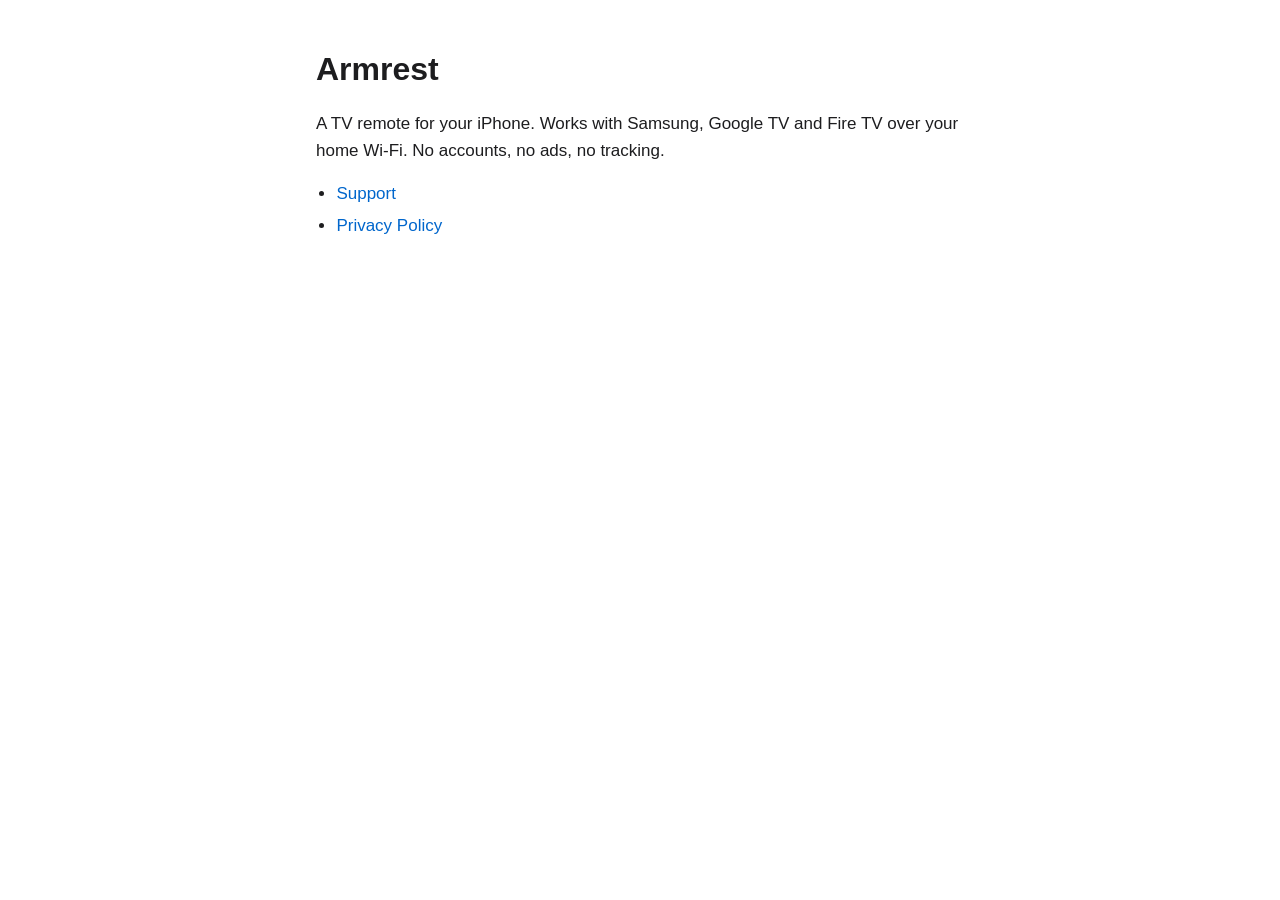
<file: index.html>
<!doctype html>
<html lang="en">
<head>
<meta charset="utf-8">
<meta name="viewport" content="width=device-width, initial-scale=1">
<title>Armrest</title>
<link rel="stylesheet" href="style.css">
</head>
<body>
<main>
  <h1>Armrest</h1>
  <p>A TV remote for your iPhone. Works with Samsung, Google TV and Fire TV over your home Wi-Fi. No accounts, no ads, no tracking.</p>
  <ul>
    <li><a href="support.html">Support</a></li>
    <li><a href="privacy.html">Privacy Policy</a></li>
  </ul>
</main>
</body>
</html>
</file>
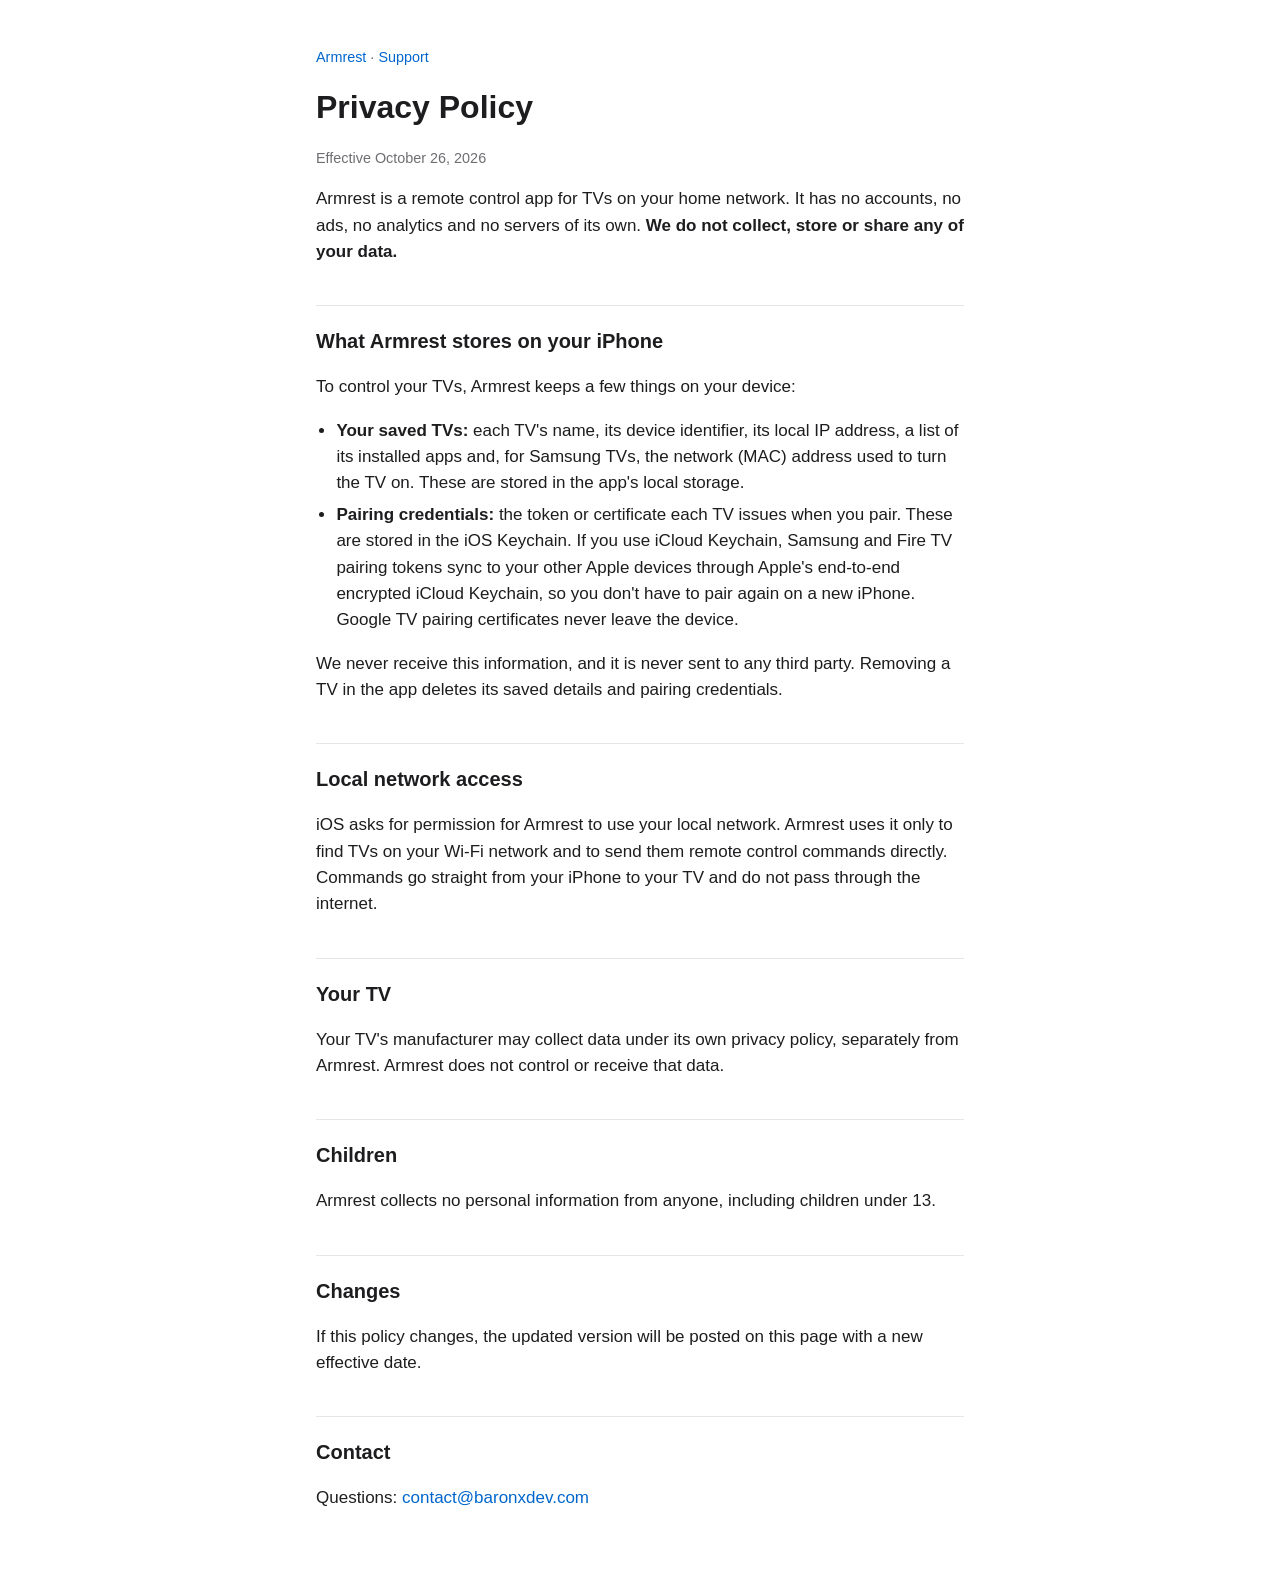
<file: privacy.html>
<!doctype html>
<html lang="en">
<head>
<meta charset="utf-8">
<meta name="viewport" content="width=device-width, initial-scale=1">
<title>Armrest Privacy Policy</title>
<link rel="stylesheet" href="style.css">
</head>
<body>
<main>
  <p class="nav"><a href="./">Armrest</a> · <a href="support.html">Support</a></p>
  <h1>Privacy Policy</h1>
  <p class="meta">Effective October 26, 2026</p>

  <p>Armrest is a remote control app for TVs on your home network. It has no accounts, no ads, no analytics and no servers of its own. <strong>We do not collect, store or share any of your data.</strong></p>

  <h2>What Armrest stores on your iPhone</h2>
  <p>To control your TVs, Armrest keeps a few things on your device:</p>
  <ul>
    <li><strong>Your saved TVs:</strong> each TV's name, its device identifier, its local IP address, a list of its installed apps and, for Samsung TVs, the network (MAC) address used to turn the TV on. These are stored in the app's local storage.</li>
    <li><strong>Pairing credentials:</strong> the token or certificate each TV issues when you pair. These are stored in the iOS Keychain. If you use iCloud Keychain, Samsung and Fire TV pairing tokens sync to your other Apple devices through Apple's end-to-end encrypted iCloud Keychain, so you don't have to pair again on a new iPhone. Google TV pairing certificates never leave the device.</li>
  </ul>
  <p>We never receive this information, and it is never sent to any third party. Removing a TV in the app deletes its saved details and pairing credentials.</p>

  <h2>Local network access</h2>
  <p>iOS asks for permission for Armrest to use your local network. Armrest uses it only to find TVs on your Wi-Fi network and to send them remote control commands directly. Commands go straight from your iPhone to your TV and do not pass through the internet.</p>

  <h2>Your TV</h2>
  <p>Your TV's manufacturer may collect data under its own privacy policy, separately from Armrest. Armrest does not control or receive that data.</p>

  <h2>Children</h2>
  <p>Armrest collects no personal information from anyone, including children under 13.</p>

  <h2>Changes</h2>
  <p>If this policy changes, the updated version will be posted on this page with a new effective date.</p>

  <h2>Contact</h2>
  <p>Questions: <a href="mailto:contact@baronxdev.com">contact@baronxdev.com</a></p>
</main>
</body>
</html>
</file>
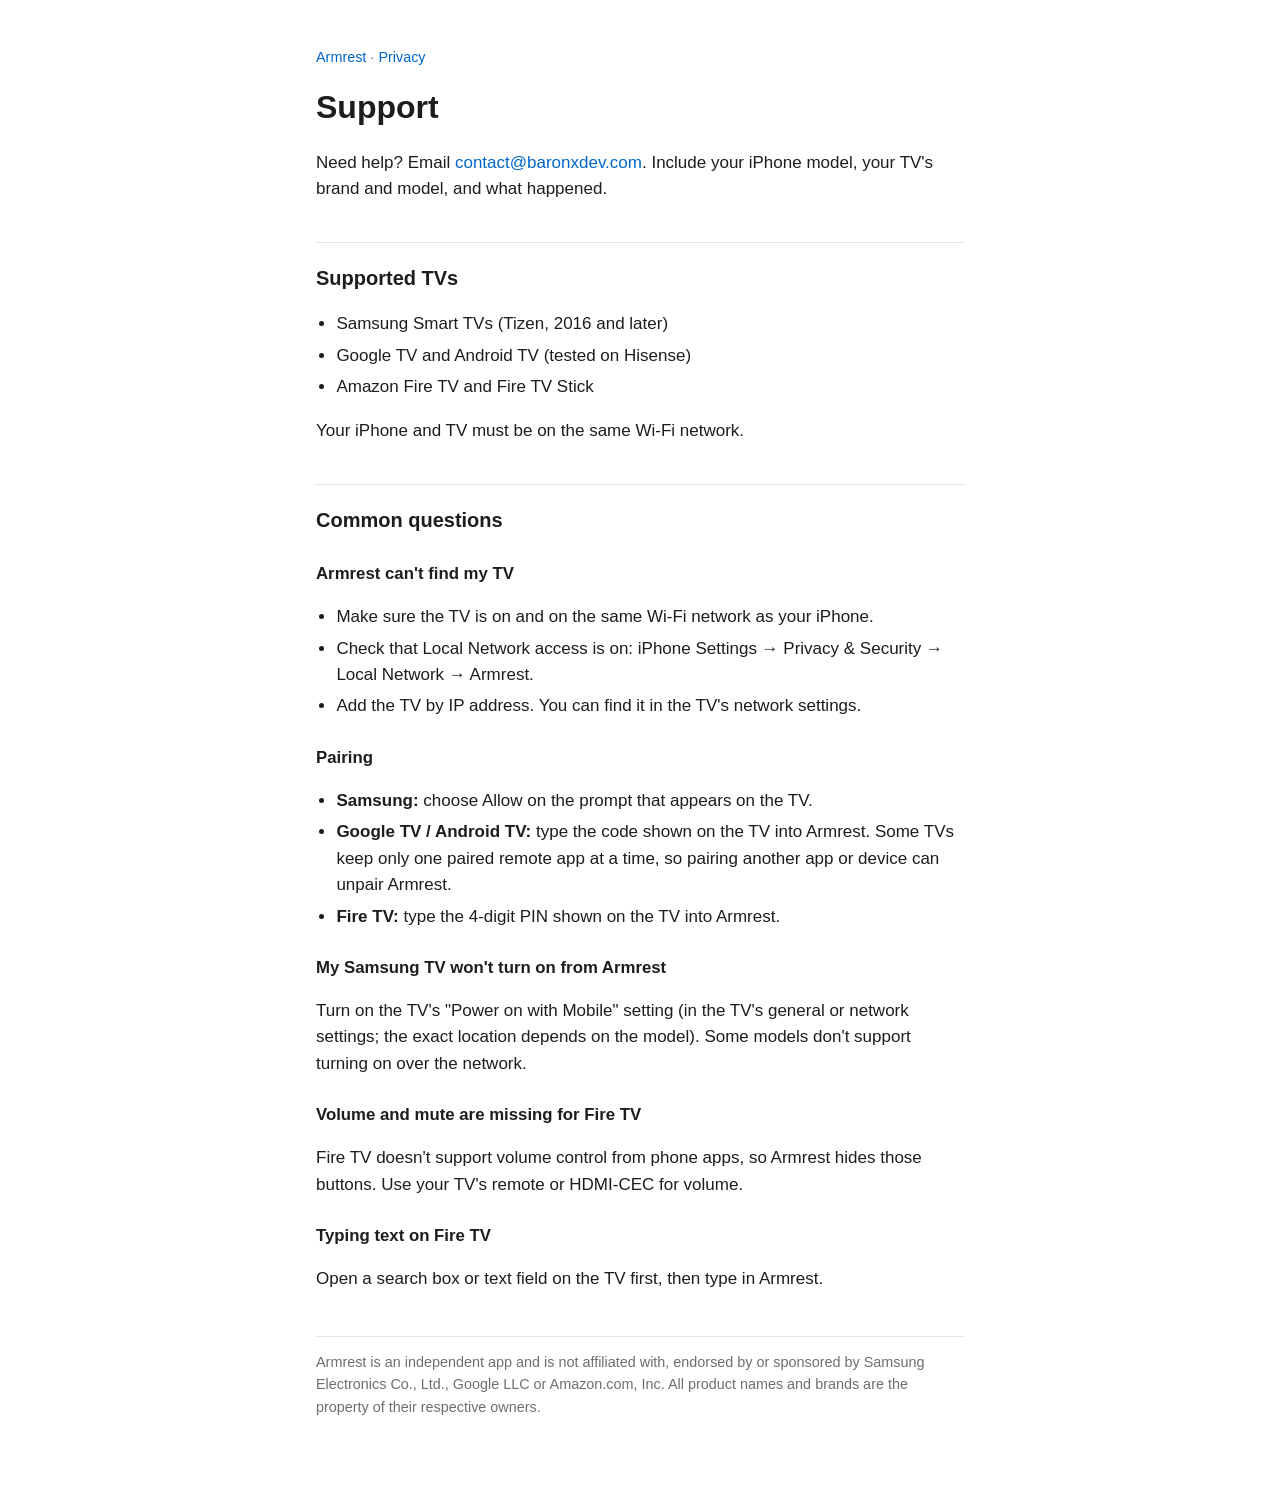
<file: support.html>
<!doctype html>
<html lang="en">
<head>
<meta charset="utf-8">
<meta name="viewport" content="width=device-width, initial-scale=1">
<title>Armrest Support</title>
<link rel="stylesheet" href="style.css">
</head>
<body>
<main>
  <p class="nav"><a href="./">Armrest</a> · <a href="privacy.html">Privacy</a></p>
  <h1>Support</h1>
  <p>Need help? Email <a href="mailto:contact@baronxdev.com">contact@baronxdev.com</a>. Include your iPhone model, your TV's brand and model, and what happened.</p>

  <h2>Supported TVs</h2>
  <ul>
    <li>Samsung Smart TVs (Tizen, 2016 and later)</li>
    <li>Google TV and Android TV (tested on Hisense)</li>
    <li>Amazon Fire TV and Fire TV Stick</li>
  </ul>
  <p>Your iPhone and TV must be on the same Wi-Fi network.</p>

  <h2>Common questions</h2>

  <h3>Armrest can't find my TV</h3>
  <ul>
    <li>Make sure the TV is on and on the same Wi-Fi network as your iPhone.</li>
    <li>Check that Local Network access is on: iPhone Settings → Privacy &amp; Security → Local Network → Armrest.</li>
    <li>Add the TV by IP address. You can find it in the TV's network settings.</li>
  </ul>

  <h3>Pairing</h3>
  <ul>
    <li><strong>Samsung:</strong> choose Allow on the prompt that appears on the TV.</li>
    <li><strong>Google TV / Android TV:</strong> type the code shown on the TV into Armrest. Some TVs keep only one paired remote app at a time, so pairing another app or device can unpair Armrest.</li>
    <li><strong>Fire TV:</strong> type the 4-digit PIN shown on the TV into Armrest.</li>
  </ul>

  <h3>My Samsung TV won't turn on from Armrest</h3>
  <p>Turn on the TV's "Power on with Mobile" setting (in the TV's general or network settings; the exact location depends on the model). Some models don't support turning on over the network.</p>

  <h3>Volume and mute are missing for Fire TV</h3>
  <p>Fire TV doesn't support volume control from phone apps, so Armrest hides those buttons. Use your TV's remote or HDMI-CEC for volume.</p>

  <h3>Typing text on Fire TV</h3>
  <p>Open a search box or text field on the TV first, then type in Armrest.</p>

  <p class="legal">Armrest is an independent app and is not affiliated with, endorsed by or sponsored by Samsung Electronics Co., Ltd., Google LLC or Amazon.com, Inc. All product names and brands are the property of their respective owners.</p>
</main>
</body>
</html>
</file>
<file: style.css>
:root {
  --bg: #ffffff;
  --text: #1d1d1f;
  --muted: #6e6e73;
  --link: #0066cc;
  --rule: #e5e5ea;
}
@media (prefers-color-scheme: dark) {
  :root {
    --bg: #000000;
    --text: #f5f5f7;
    --muted: #98989d;
    --link: #2997ff;
    --rule: #38383a;
  }
}
* { box-sizing: border-box; }
body {
  margin: 0;
  background: var(--bg);
  color: var(--text);
  font: 17px/1.55 -apple-system, BlinkMacSystemFont, "Helvetica Neue", Arial, sans-serif;
}
main { max-width: 680px; margin: 0 auto; padding: 32px 16px 64px; }
h1 { font-size: 2rem; margin: 0.4em 0 0.2em; }
h2 { font-size: 1.25rem; margin: 2em 0 0.4em; padding-top: 1em; border-top: 1px solid var(--rule); }
h3 { font-size: 1.05rem; margin: 1.5em 0 0.3em; }
a { color: var(--link); text-decoration: none; }
a:hover { text-decoration: underline; }
ul { padding-left: 1.2em; }
li { margin: 0.3em 0; }
.nav, .meta, .legal { color: var(--muted); font-size: 0.9rem; }
.legal { margin-top: 3em; padding-top: 1em; border-top: 1px solid var(--rule); }
</file>
